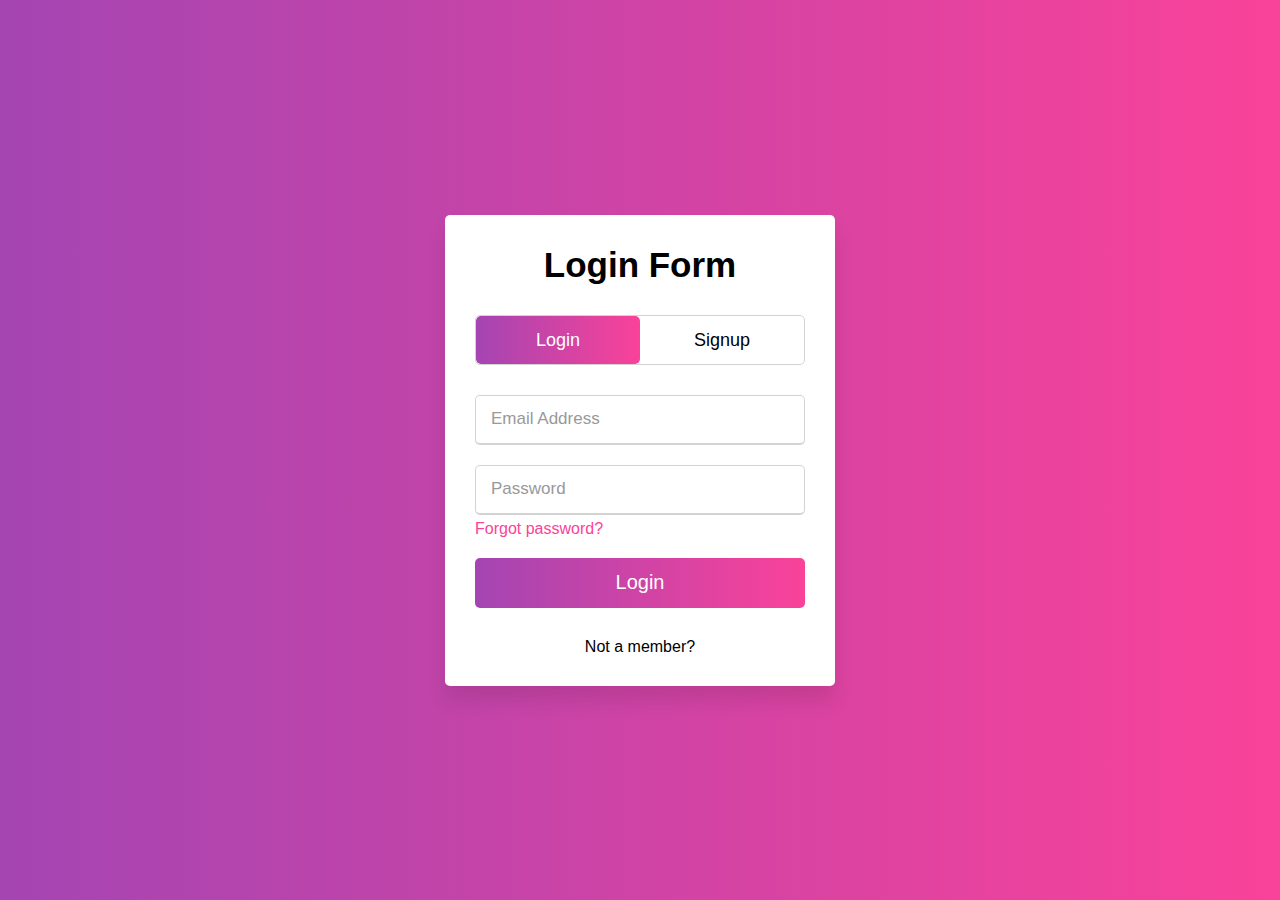
<file: news.html>
<!DOCTYPE html>
<!-- Created By CodingPankaj -->
<html lang="en" dir="ltr">
  <head>
    <meta charset="utf-8">
    <!-- Somehow I got an error, so I comment the title, just uncomment to show -->
    <!-- <title>Login & Signup Form | CodingNepal</title> -->
    <link rel="stylesheet" href="style.css">
    <meta name="viewport" content="width=device-width, initial-scale=1.0">
  </head>
  <body>
    <div class="wrapper">
      <div class="title-text">
        <div class="title login">
Login Form</div>
<div class="title signup">
Signup Form</div>
</div>
<div class="form-container">
        <div class="slide-controls">
          <input type="radio" name="slide" id="login" checked>
          <input type="radio" name="slide" id="signup">
          <label for="login" class="slide login">Login</label>
          <label for="signup" class="slide signup">Signup</label>
          <div class="slider-tab">
</div>
</div>
<div class="form-inner">
          <form action="#" class="login">
            <div class="field">
              <input type="text" placeholder="Email Address" required>
            </div>
<div class="field">
              <input type="password" placeholder="Password" required>
            </div>
<div class="pass-link">
<a href="#">Forgot password?</a></div>
<div class="field btn">
              <div class="btn-layer" required >
</div>
<input type="submit" value="Login" required >
</a><h><a href="jj" style="width: 54px;">Login</a>
            </div>
<div class="signup-link">
Not a member?</div>
</form>
<form action="#" class="signup">
            <div class="field">
              <input type="text" placeholder="Email Address" required>
            </div>
<div class="field">
              <input type="password" placeholder="Password" required>
            </div>
<div class="field">
              <input type="password" placeholder="Confirm password" required>
            </div>
<div class="field btn">
              <div class="btn-layer" required >
</div>
<input type="submit" value="Signup">
            </div>
</form>
</div>
</div>
</div>
<script>
      const loginText = document.querySelector(".title-text .login");
      const loginForm = document.querySelector("form.login");
      const loginBtn = document.querySelector("lable.login");
      const signupBtn = document.querySelector("label.signup");
      const signupLink = document.querySelector("form .signup-link a");
      signupBtn.onclick = (()=>{
        loginForm.style.marginLeft = "-50%";
        loginText.style.marginLeft = "-50%";
      });
      loginBtn.onclick = (()=>{
        loginForm.style.marginLeft = "0%";
        loginText.style.marginLeft = "0%";
      });
      signupLink.onclick = (()=>{
        signupBtn.click();
        return false;
      });
    </script>

  </body>
</html>
</file>
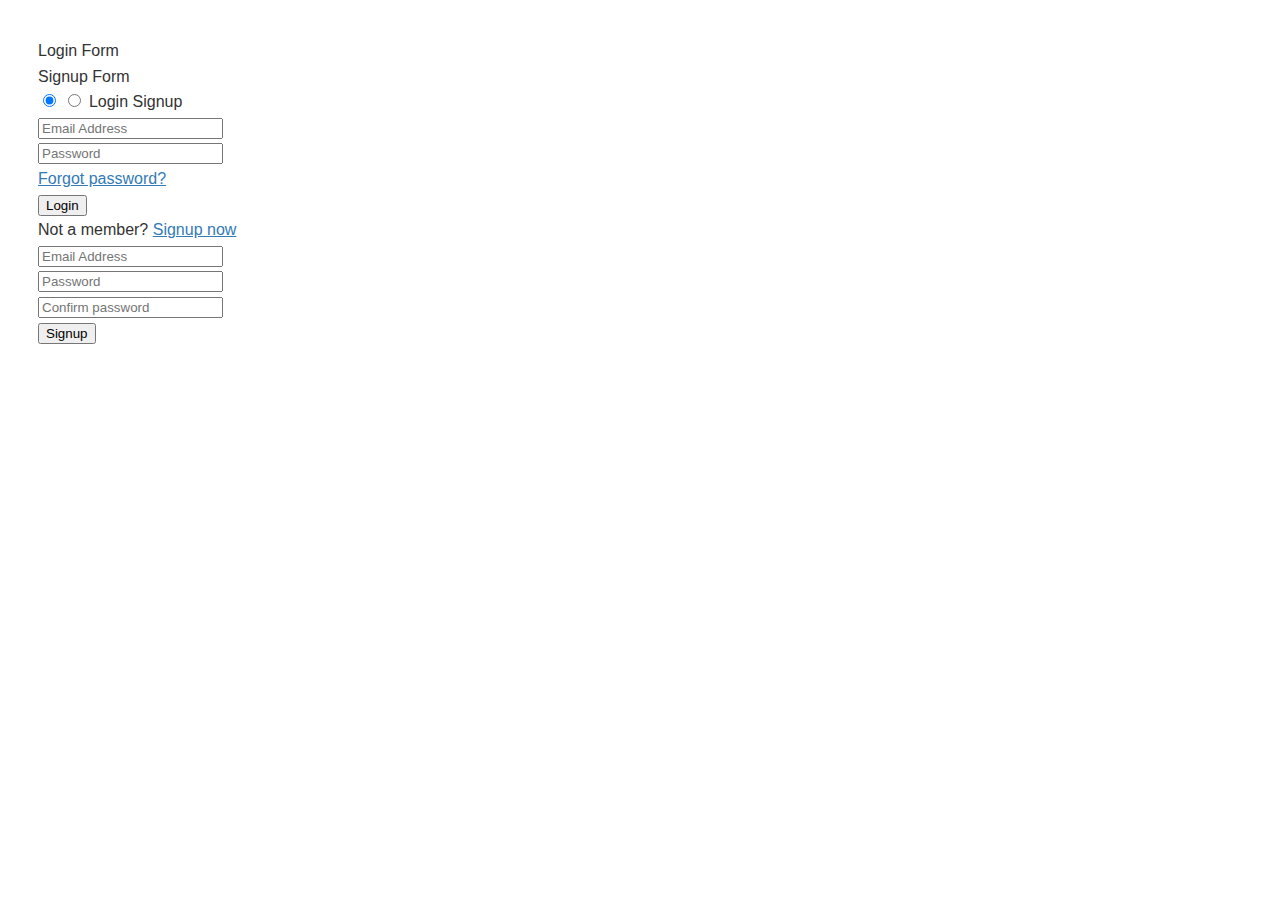
<file: news.html.html>
<!DOCTYPE html>
      <html>
        <head>
            <meta charset="utf-8" />
            <title>news</title>
            <style>.markdown-preview:not([data-use-github-style]) { padding: 2em; font-size: 1.2em; color: rgb(171, 178, 191); background-color: rgb(40, 44, 52); overflow: auto; }
.markdown-preview:not([data-use-github-style]) > :first-child { margin-top: 0px; }
.markdown-preview:not([data-use-github-style]) h1, .markdown-preview:not([data-use-github-style]) h2, .markdown-preview:not([data-use-github-style]) h3, .markdown-preview:not([data-use-github-style]) h4, .markdown-preview:not([data-use-github-style]) h5, .markdown-preview:not([data-use-github-style]) h6 { line-height: 1.2; margin-top: 1.5em; margin-bottom: 0.5em; color: rgb(255, 255, 255); }
.markdown-preview:not([data-use-github-style]) h1 { font-size: 2.4em; font-weight: 300; }
.markdown-preview:not([data-use-github-style]) h2 { font-size: 1.8em; font-weight: 400; }
.markdown-preview:not([data-use-github-style]) h3 { font-size: 1.5em; font-weight: 500; }
.markdown-preview:not([data-use-github-style]) h4 { font-size: 1.2em; font-weight: 600; }
.markdown-preview:not([data-use-github-style]) h5 { font-size: 1.1em; font-weight: 600; }
.markdown-preview:not([data-use-github-style]) h6 { font-size: 1em; font-weight: 600; }
.markdown-preview:not([data-use-github-style]) strong { color: rgb(255, 255, 255); }
.markdown-preview:not([data-use-github-style]) del { color: rgb(124, 135, 156); }
.markdown-preview:not([data-use-github-style]) a, .markdown-preview:not([data-use-github-style]) a code { color: rgb(82, 139, 255); }
.markdown-preview:not([data-use-github-style]) img { max-width: 100%; }
.markdown-preview:not([data-use-github-style]) > p { margin-top: 0px; margin-bottom: 1.5em; }
.markdown-preview:not([data-use-github-style]) > ul, .markdown-preview:not([data-use-github-style]) > ol { margin-bottom: 1.5em; }
.markdown-preview:not([data-use-github-style]) blockquote { margin: 1.5em 0px; font-size: inherit; color: rgb(124, 135, 156); border-color: rgb(75, 83, 98); border-width: 4px; }
.markdown-preview:not([data-use-github-style]) hr { margin: 3em 0px; border-top: 2px dashed rgb(75, 83, 98); background: none; }
.markdown-preview:not([data-use-github-style]) table { margin: 1.5em 0px; }
.markdown-preview:not([data-use-github-style]) th { color: rgb(255, 255, 255); }
.markdown-preview:not([data-use-github-style]) th, .markdown-preview:not([data-use-github-style]) td { padding: 0.66em 1em; border: 1px solid rgb(75, 83, 98); }
.markdown-preview:not([data-use-github-style]) code { color: rgb(255, 255, 255); background-color: rgb(58, 63, 75); }
.markdown-preview:not([data-use-github-style]) pre.editor-colors { margin: 1.5em 0px; padding: 1em; font-size: 0.92em; border-radius: 3px; background-color: rgb(49, 54, 63); }
.markdown-preview:not([data-use-github-style]) kbd { color: rgb(255, 255, 255); border-width: 1px 1px 2px; border-style: solid; border-color: rgb(75, 83, 98) rgb(75, 83, 98) rgb(62, 68, 81); border-image: initial; background-color: rgb(58, 63, 75); }
.markdown-preview[data-use-github-style] { font-family: "Helvetica Neue", Helvetica, "Segoe UI", Arial, freesans, sans-serif; line-height: 1.6; overflow-wrap: break-word; padding: 30px; font-size: 16px; color: rgb(51, 51, 51); background-color: rgb(255, 255, 255); overflow: scroll; }
.markdown-preview[data-use-github-style] > :first-child { margin-top: 0px !important; }
.markdown-preview[data-use-github-style] > :last-child { margin-bottom: 0px !important; }
.markdown-preview[data-use-github-style] a:not([href]) { color: inherit; text-decoration: none; }
.markdown-preview[data-use-github-style] .absent { color: rgb(204, 0, 0); }
.markdown-preview[data-use-github-style] .anchor { position: absolute; top: 0px; left: 0px; display: block; padding-right: 6px; padding-left: 30px; margin-left: -30px; }
.markdown-preview[data-use-github-style] .anchor:focus { outline: none; }
.markdown-preview[data-use-github-style] h1, .markdown-preview[data-use-github-style] h2, .markdown-preview[data-use-github-style] h3, .markdown-preview[data-use-github-style] h4, .markdown-preview[data-use-github-style] h5, .markdown-preview[data-use-github-style] h6 { position: relative; margin-top: 1em; margin-bottom: 16px; font-weight: bold; line-height: 1.4; }
.markdown-preview[data-use-github-style] h1 .octicon-link, .markdown-preview[data-use-github-style] h2 .octicon-link, .markdown-preview[data-use-github-style] h3 .octicon-link, .markdown-preview[data-use-github-style] h4 .octicon-link, .markdown-preview[data-use-github-style] h5 .octicon-link, .markdown-preview[data-use-github-style] h6 .octicon-link { display: none; color: rgb(0, 0, 0); vertical-align: middle; }
.markdown-preview[data-use-github-style] h1:hover .anchor, .markdown-preview[data-use-github-style] h2:hover .anchor, .markdown-preview[data-use-github-style] h3:hover .anchor, .markdown-preview[data-use-github-style] h4:hover .anchor, .markdown-preview[data-use-github-style] h5:hover .anchor, .markdown-preview[data-use-github-style] h6:hover .anchor { padding-left: 8px; margin-left: -30px; text-decoration: none; }
.markdown-preview[data-use-github-style] h1:hover .anchor .octicon-link, .markdown-preview[data-use-github-style] h2:hover .anchor .octicon-link, .markdown-preview[data-use-github-style] h3:hover .anchor .octicon-link, .markdown-preview[data-use-github-style] h4:hover .anchor .octicon-link, .markdown-preview[data-use-github-style] h5:hover .anchor .octicon-link, .markdown-preview[data-use-github-style] h6:hover .anchor .octicon-link { display: inline-block; }
.markdown-preview[data-use-github-style] h1 tt, .markdown-preview[data-use-github-style] h2 tt, .markdown-preview[data-use-github-style] h3 tt, .markdown-preview[data-use-github-style] h4 tt, .markdown-preview[data-use-github-style] h5 tt, .markdown-preview[data-use-github-style] h6 tt, .markdown-preview[data-use-github-style] h1 code, .markdown-preview[data-use-github-style] h2 code, .markdown-preview[data-use-github-style] h3 code, .markdown-preview[data-use-github-style] h4 code, .markdown-preview[data-use-github-style] h5 code, .markdown-preview[data-use-github-style] h6 code { font-size: inherit; }
.markdown-preview[data-use-github-style] h1 { padding-bottom: 0.3em; font-size: 2.25em; line-height: 1.2; border-bottom: 1px solid rgb(238, 238, 238); }
.markdown-preview[data-use-github-style] h1 .anchor { line-height: 1; }
.markdown-preview[data-use-github-style] h2 { padding-bottom: 0.3em; font-size: 1.75em; line-height: 1.225; border-bottom: 1px solid rgb(238, 238, 238); }
.markdown-preview[data-use-github-style] h2 .anchor { line-height: 1; }
.markdown-preview[data-use-github-style] h3 { font-size: 1.5em; line-height: 1.43; }
.markdown-preview[data-use-github-style] h3 .anchor { line-height: 1.2; }
.markdown-preview[data-use-github-style] h4 { font-size: 1.25em; }
.markdown-preview[data-use-github-style] h4 .anchor { line-height: 1.2; }
.markdown-preview[data-use-github-style] h5 { font-size: 1em; }
.markdown-preview[data-use-github-style] h5 .anchor { line-height: 1.1; }
.markdown-preview[data-use-github-style] h6 { font-size: 1em; color: rgb(119, 119, 119); }
.markdown-preview[data-use-github-style] h6 .anchor { line-height: 1.1; }
.markdown-preview[data-use-github-style] p, .markdown-preview[data-use-github-style] blockquote, .markdown-preview[data-use-github-style] ul, .markdown-preview[data-use-github-style] ol, .markdown-preview[data-use-github-style] dl, .markdown-preview[data-use-github-style] table, .markdown-preview[data-use-github-style] pre { margin-top: 0px; margin-bottom: 16px; }
.markdown-preview[data-use-github-style] hr { height: 4px; padding: 0px; margin: 16px 0px; background-color: rgb(231, 231, 231); border: 0px none; }
.markdown-preview[data-use-github-style] ul, .markdown-preview[data-use-github-style] ol { padding-left: 2em; }
.markdown-preview[data-use-github-style] ul.no-list, .markdown-preview[data-use-github-style] ol.no-list { padding: 0px; list-style-type: none; }
.markdown-preview[data-use-github-style] ul ul, .markdown-preview[data-use-github-style] ul ol, .markdown-preview[data-use-github-style] ol ol, .markdown-preview[data-use-github-style] ol ul { margin-top: 0px; margin-bottom: 0px; }
.markdown-preview[data-use-github-style] li > p { margin-top: 16px; }
.markdown-preview[data-use-github-style] dl { padding: 0px; }
.markdown-preview[data-use-github-style] dl dt { padding: 0px; margin-top: 16px; font-size: 1em; font-style: italic; font-weight: bold; }
.markdown-preview[data-use-github-style] dl dd { padding: 0px 16px; margin-bottom: 16px; }
.markdown-preview[data-use-github-style] blockquote { padding: 0px 15px; color: rgb(119, 119, 119); border-left: 4px solid rgb(221, 221, 221); }
.markdown-preview[data-use-github-style] blockquote > :first-child { margin-top: 0px; }
.markdown-preview[data-use-github-style] blockquote > :last-child { margin-bottom: 0px; }
.markdown-preview[data-use-github-style] table { display: block; width: 100%; overflow: auto; word-break: keep-all; }
.markdown-preview[data-use-github-style] table th { font-weight: bold; }
.markdown-preview[data-use-github-style] table th, .markdown-preview[data-use-github-style] table td { padding: 6px 13px; border: 1px solid rgb(221, 221, 221); }
.markdown-preview[data-use-github-style] table tr { background-color: rgb(255, 255, 255); border-top: 1px solid rgb(204, 204, 204); }
.markdown-preview[data-use-github-style] table tr:nth-child(2n) { background-color: rgb(248, 248, 248); }
.markdown-preview[data-use-github-style] img { max-width: 100%; box-sizing: border-box; }
.markdown-preview[data-use-github-style] .emoji { max-width: none; }
.markdown-preview[data-use-github-style] span.frame { display: block; overflow: hidden; }
.markdown-preview[data-use-github-style] span.frame > span { display: block; float: left; width: auto; padding: 7px; margin: 13px 0px 0px; overflow: hidden; border: 1px solid rgb(221, 221, 221); }
.markdown-preview[data-use-github-style] span.frame span img { display: block; float: left; }
.markdown-preview[data-use-github-style] span.frame span span { display: block; padding: 5px 0px 0px; clear: both; color: rgb(51, 51, 51); }
.markdown-preview[data-use-github-style] span.align-center { display: block; overflow: hidden; clear: both; }
.markdown-preview[data-use-github-style] span.align-center > span { display: block; margin: 13px auto 0px; overflow: hidden; text-align: center; }
.markdown-preview[data-use-github-style] span.align-center span img { margin: 0px auto; text-align: center; }
.markdown-preview[data-use-github-style] span.align-right { display: block; overflow: hidden; clear: both; }
.markdown-preview[data-use-github-style] span.align-right > span { display: block; margin: 13px 0px 0px; overflow: hidden; text-align: right; }
.markdown-preview[data-use-github-style] span.align-right span img { margin: 0px; text-align: right; }
.markdown-preview[data-use-github-style] span.float-left { display: block; float: left; margin-right: 13px; overflow: hidden; }
.markdown-preview[data-use-github-style] span.float-left span { margin: 13px 0px 0px; }
.markdown-preview[data-use-github-style] span.float-right { display: block; float: right; margin-left: 13px; overflow: hidden; }
.markdown-preview[data-use-github-style] span.float-right > span { display: block; margin: 13px auto 0px; overflow: hidden; text-align: right; }
.markdown-preview[data-use-github-style] code, .markdown-preview[data-use-github-style] tt { padding: 0.2em 0px; margin: 0px; font-size: 85%; background-color: rgba(0, 0, 0, 0.04); border-radius: 3px; }
.markdown-preview[data-use-github-style] code::before, .markdown-preview[data-use-github-style] tt::before, .markdown-preview[data-use-github-style] code::after, .markdown-preview[data-use-github-style] tt::after { letter-spacing: -0.2em; content: " "; }
.markdown-preview[data-use-github-style] code br, .markdown-preview[data-use-github-style] tt br { display: none; }
.markdown-preview[data-use-github-style] del code { text-decoration: inherit; }
.markdown-preview[data-use-github-style] pre > code { padding: 0px; margin: 0px; font-size: 100%; word-break: normal; white-space: pre; background: transparent; border: 0px; }
.markdown-preview[data-use-github-style] .highlight { margin-bottom: 16px; }
.markdown-preview[data-use-github-style] .highlight pre, .markdown-preview[data-use-github-style] pre { padding: 16px; overflow: auto; font-size: 85%; line-height: 1.45; background-color: rgb(247, 247, 247); border-radius: 3px; }
.markdown-preview[data-use-github-style] .highlight pre { margin-bottom: 0px; word-break: normal; }
.markdown-preview[data-use-github-style] pre { overflow-wrap: normal; }
.markdown-preview[data-use-github-style] pre code, .markdown-preview[data-use-github-style] pre tt { display: inline; max-width: initial; padding: 0px; margin: 0px; overflow: initial; line-height: inherit; overflow-wrap: normal; background-color: transparent; border: 0px; }
.markdown-preview[data-use-github-style] pre code::before, .markdown-preview[data-use-github-style] pre tt::before, .markdown-preview[data-use-github-style] pre code::after, .markdown-preview[data-use-github-style] pre tt::after { content: normal; }
.markdown-preview[data-use-github-style] kbd { display: inline-block; padding: 3px 5px; font-size: 11px; line-height: 10px; color: rgb(85, 85, 85); vertical-align: middle; background-color: rgb(252, 252, 252); border-width: 1px; border-style: solid; border-color: rgb(204, 204, 204) rgb(204, 204, 204) rgb(187, 187, 187); border-image: initial; border-radius: 3px; box-shadow: rgb(187, 187, 187) 0px -1px 0px inset; }
.markdown-preview[data-use-github-style] a { color: rgb(51, 122, 183); }
.markdown-preview[data-use-github-style] code { color: inherit; }
.markdown-preview[data-use-github-style] pre.editor-colors { padding: 0.8em 1em; margin-bottom: 1em; font-size: 0.85em; border-radius: 4px; overflow: auto; }
.markdown-preview pre.editor-colors { user-select: auto; }
.scrollbars-visible-always .markdown-preview pre.editor-colors .vertical-scrollbar, .scrollbars-visible-always .markdown-preview pre.editor-colors .horizontal-scrollbar { visibility: hidden; }
.scrollbars-visible-always .markdown-preview pre.editor-colors:hover .vertical-scrollbar, .scrollbars-visible-always .markdown-preview pre.editor-colors:hover .horizontal-scrollbar { visibility: visible; }
.markdown-preview .task-list-item input[type="checkbox"] { position: absolute; margin: 0.25em 0px 0px -1.4em; }
.markdown-preview .task-list-item { list-style-type: none; }
.bracket-matcher .region {
  border-bottom: 1px dotted lime;
  position: absolute;
}
.line-number.bracket-matcher.bracket-matcher {
  color: #abb2bf;
  background-color: #3a3f4b;
}

.spell-check-misspelling .region {
  border-bottom: 2px dotted rgba(255, 51, 51, 0.75);
}
.spell-check-corrections {
  width: 25em !important;
}

pre.editor-colors {
  background-color: #282c34;
  color: #abb2bf;
}
pre.editor-colors .line.cursor-line {
  background-color: rgba(153, 187, 255, 0.04);
}
pre.editor-colors .invisible {
  color: #abb2bf;
}
pre.editor-colors .cursor {
  border-left: 2px solid #528bff;
}
pre.editor-colors .selection .region {
  background-color: #3e4451;
}
pre.editor-colors .bracket-matcher .region {
  border-bottom: 1px solid #528bff;
  box-sizing: border-box;
}
pre.editor-colors .invisible-character {
  color: rgba(171, 178, 191, 0.15);
}
pre.editor-colors .indent-guide {
  color: rgba(171, 178, 191, 0.15);
}
pre.editor-colors .wrap-guide {
  background-color: rgba(171, 178, 191, 0.15);
}
pre.editor-colors .find-result .region.region.region,
pre.editor-colors .current-result .region.region.region {
  border-radius: 2px;
  background-color: rgba(82, 139, 255, 0.24);
  transition: border-color 0.4s;
}
pre.editor-colors .find-result .region.region.region {
  border: 2px solid transparent;
}
pre.editor-colors .current-result .region.region.region {
  border: 2px solid #528bff;
  transition-duration: .1s;
}
pre.editor-colors .gutter .line-number {
  color: #636d83;
  -webkit-font-smoothing: antialiased;
}
pre.editor-colors .gutter .line-number.cursor-line {
  color: #abb2bf;
  background-color: #3a3f4b;
}
pre.editor-colors .gutter .line-number.cursor-line-no-selection {
  background-color: transparent;
}
pre.editor-colors .gutter .line-number .icon-right {
  color: #abb2bf;
}
pre.editor-colors .gutter:not(.git-diff-icon) .line-number.git-line-removed.git-line-removed::before {
  bottom: -3px;
}
pre.editor-colors .gutter:not(.git-diff-icon) .line-number.git-line-removed::after {
  content: "";
  position: absolute;
  left: 0px;
  bottom: 0px;
  width: 25px;
  border-bottom: 1px dotted rgba(224, 82, 82, 0.5);
  pointer-events: none;
}
pre.editor-colors .gutter .line-number.folded,
pre.editor-colors .gutter .line-number:after,
pre.editor-colors .fold-marker:after {
  color: #abb2bf;
}
.syntax--comment {
  color: #5c6370;
  font-style: italic;
}
.syntax--comment .syntax--markup.syntax--link {
  color: #5c6370;
}
.syntax--entity.syntax--name.syntax--type {
  color: #e5c07b;
}
.syntax--entity.syntax--other.syntax--inherited-class {
  color: #e5c07b;
}
.syntax--keyword {
  color: #c678dd;
}
.syntax--keyword.syntax--control {
  color: #c678dd;
}
.syntax--keyword.syntax--operator {
  color: #c678dd;
}
.syntax--keyword.syntax--other.syntax--special-method {
  color: #61afef;
}
.syntax--keyword.syntax--other.syntax--unit {
  color: #d19a66;
}
.syntax--storage {
  color: #c678dd;
}
.syntax--storage.syntax--type.syntax--annotation,
.syntax--storage.syntax--type.syntax--primitive {
  color: #c678dd;
}
.syntax--storage.syntax--modifier.syntax--package,
.syntax--storage.syntax--modifier.syntax--import {
  color: #abb2bf;
}
.syntax--constant {
  color: #d19a66;
}
.syntax--constant.syntax--variable {
  color: #d19a66;
}
.syntax--constant.syntax--character.syntax--escape {
  color: #56b6c2;
}
.syntax--constant.syntax--numeric {
  color: #d19a66;
}
.syntax--constant.syntax--other.syntax--color {
  color: #56b6c2;
}
.syntax--constant.syntax--other.syntax--symbol {
  color: #56b6c2;
}
.syntax--variable {
  color: #e06c75;
}
.syntax--variable.syntax--interpolation {
  color: #be5046;
}
.syntax--variable.syntax--parameter {
  color: #abb2bf;
}
.syntax--string {
  color: #98c379;
}
.syntax--string > .syntax--source,
.syntax--string .syntax--embedded {
  color: #abb2bf;
}
.syntax--string.syntax--regexp {
  color: #56b6c2;
}
.syntax--string.syntax--regexp .syntax--source.syntax--ruby.syntax--embedded {
  color: #e5c07b;
}
.syntax--string.syntax--other.syntax--link {
  color: #e06c75;
}
.syntax--punctuation.syntax--definition.syntax--comment {
  color: #5c6370;
}
.syntax--punctuation.syntax--definition.syntax--method-parameters,
.syntax--punctuation.syntax--definition.syntax--function-parameters,
.syntax--punctuation.syntax--definition.syntax--parameters,
.syntax--punctuation.syntax--definition.syntax--separator,
.syntax--punctuation.syntax--definition.syntax--seperator,
.syntax--punctuation.syntax--definition.syntax--array {
  color: #abb2bf;
}
.syntax--punctuation.syntax--definition.syntax--heading,
.syntax--punctuation.syntax--definition.syntax--identity {
  color: #61afef;
}
.syntax--punctuation.syntax--definition.syntax--bold {
  color: #e5c07b;
  font-weight: bold;
}
.syntax--punctuation.syntax--definition.syntax--italic {
  color: #c678dd;
  font-style: italic;
}
.syntax--punctuation.syntax--section.syntax--embedded {
  color: #be5046;
}
.syntax--punctuation.syntax--section.syntax--method,
.syntax--punctuation.syntax--section.syntax--class,
.syntax--punctuation.syntax--section.syntax--inner-class {
  color: #abb2bf;
}
.syntax--support.syntax--class {
  color: #e5c07b;
}
.syntax--support.syntax--type {
  color: #56b6c2;
}
.syntax--support.syntax--function {
  color: #56b6c2;
}
.syntax--support.syntax--function.syntax--any-method {
  color: #61afef;
}
.syntax--entity.syntax--name.syntax--function {
  color: #61afef;
}
.syntax--entity.syntax--name.syntax--class,
.syntax--entity.syntax--name.syntax--type.syntax--class {
  color: #e5c07b;
}
.syntax--entity.syntax--name.syntax--section {
  color: #61afef;
}
.syntax--entity.syntax--name.syntax--tag {
  color: #e06c75;
}
.syntax--entity.syntax--other.syntax--attribute-name {
  color: #d19a66;
}
.syntax--entity.syntax--other.syntax--attribute-name.syntax--id {
  color: #61afef;
}
.syntax--meta.syntax--class {
  color: #e5c07b;
}
.syntax--meta.syntax--class.syntax--body {
  color: #abb2bf;
}
.syntax--meta.syntax--method-call,
.syntax--meta.syntax--method {
  color: #abb2bf;
}
.syntax--meta.syntax--definition.syntax--variable {
  color: #e06c75;
}
.syntax--meta.syntax--link {
  color: #d19a66;
}
.syntax--meta.syntax--require {
  color: #61afef;
}
.syntax--meta.syntax--selector {
  color: #c678dd;
}
.syntax--meta.syntax--separator {
  color: #abb2bf;
}
.syntax--meta.syntax--tag {
  color: #abb2bf;
}
.syntax--underline {
  text-decoration: underline;
}
.syntax--none {
  color: #abb2bf;
}
.syntax--invalid.syntax--deprecated {
  color: #523d14 !important;
  background-color: #e0c285 !important;
}
.syntax--invalid.syntax--illegal {
  color: white !important;
  background-color: #e05252 !important;
}
.syntax--markup.syntax--bold {
  color: #d19a66;
  font-weight: bold;
}
.syntax--markup.syntax--changed {
  color: #c678dd;
}
.syntax--markup.syntax--deleted {
  color: #e06c75;
}
.syntax--markup.syntax--italic {
  color: #c678dd;
  font-style: italic;
}
.syntax--markup.syntax--heading {
  color: #e06c75;
}
.syntax--markup.syntax--heading .syntax--punctuation.syntax--definition.syntax--heading {
  color: #61afef;
}
.syntax--markup.syntax--link {
  color: #56b6c2;
}
.syntax--markup.syntax--inserted {
  color: #98c379;
}
.syntax--markup.syntax--quote {
  color: #d19a66;
}
.syntax--markup.syntax--raw {
  color: #98c379;
}
.syntax--source.syntax--c .syntax--keyword.syntax--operator {
  color: #c678dd;
}
.syntax--source.syntax--cpp .syntax--keyword.syntax--operator {
  color: #c678dd;
}
.syntax--source.syntax--cs .syntax--keyword.syntax--operator {
  color: #c678dd;
}
.syntax--source.syntax--css .syntax--property-name,
.syntax--source.syntax--css .syntax--property-value {
  color: #828997;
}
.syntax--source.syntax--css .syntax--property-name.syntax--support,
.syntax--source.syntax--css .syntax--property-value.syntax--support {
  color: #abb2bf;
}
.syntax--source.syntax--elixir .syntax--source.syntax--embedded.syntax--source {
  color: #abb2bf;
}
.syntax--source.syntax--elixir .syntax--constant.syntax--language,
.syntax--source.syntax--elixir .syntax--constant.syntax--numeric,
.syntax--source.syntax--elixir .syntax--constant.syntax--definition {
  color: #61afef;
}
.syntax--source.syntax--elixir .syntax--variable.syntax--definition,
.syntax--source.syntax--elixir .syntax--variable.syntax--anonymous {
  color: #c678dd;
}
.syntax--source.syntax--elixir .syntax--parameter.syntax--variable.syntax--function {
  color: #d19a66;
  font-style: italic;
}
.syntax--source.syntax--elixir .syntax--quoted {
  color: #98c379;
}
.syntax--source.syntax--elixir .syntax--keyword.syntax--special-method,
.syntax--source.syntax--elixir .syntax--embedded.syntax--section,
.syntax--source.syntax--elixir .syntax--embedded.syntax--source.syntax--empty {
  color: #e06c75;
}
.syntax--source.syntax--elixir .syntax--readwrite.syntax--module .syntax--punctuation {
  color: #e06c75;
}
.syntax--source.syntax--elixir .syntax--regexp.syntax--section,
.syntax--source.syntax--elixir .syntax--regexp.syntax--string {
  color: #be5046;
}
.syntax--source.syntax--elixir .syntax--separator,
.syntax--source.syntax--elixir .syntax--keyword.syntax--operator {
  color: #d19a66;
}
.syntax--source.syntax--elixir .syntax--variable.syntax--constant {
  color: #e5c07b;
}
.syntax--source.syntax--elixir .syntax--array,
.syntax--source.syntax--elixir .syntax--scope,
.syntax--source.syntax--elixir .syntax--section {
  color: #828997;
}
.syntax--source.syntax--gfm .syntax--markup {
  -webkit-font-smoothing: auto;
}
.syntax--source.syntax--gfm .syntax--link .syntax--entity {
  color: #61afef;
}
.syntax--source.syntax--go .syntax--storage.syntax--type.syntax--string {
  color: #c678dd;
}
.syntax--source.syntax--ini .syntax--keyword.syntax--other.syntax--definition.syntax--ini {
  color: #e06c75;
}
.syntax--source.syntax--java .syntax--storage.syntax--modifier.syntax--import {
  color: #e5c07b;
}
.syntax--source.syntax--java .syntax--storage.syntax--type {
  color: #e5c07b;
}
.syntax--source.syntax--java .syntax--keyword.syntax--operator.syntax--instanceof {
  color: #c678dd;
}
.syntax--source.syntax--java-properties .syntax--meta.syntax--key-pair {
  color: #e06c75;
}
.syntax--source.syntax--java-properties .syntax--meta.syntax--key-pair > .syntax--punctuation {
  color: #abb2bf;
}
.syntax--source.syntax--js .syntax--keyword.syntax--operator {
  color: #56b6c2;
}
.syntax--source.syntax--js .syntax--keyword.syntax--operator.syntax--delete,
.syntax--source.syntax--js .syntax--keyword.syntax--operator.syntax--in,
.syntax--source.syntax--js .syntax--keyword.syntax--operator.syntax--of,
.syntax--source.syntax--js .syntax--keyword.syntax--operator.syntax--instanceof,
.syntax--source.syntax--js .syntax--keyword.syntax--operator.syntax--new,
.syntax--source.syntax--js .syntax--keyword.syntax--operator.syntax--typeof,
.syntax--source.syntax--js .syntax--keyword.syntax--operator.syntax--void {
  color: #c678dd;
}
.syntax--source.syntax--ts .syntax--keyword.syntax--operator {
  color: #56b6c2;
}
.syntax--source.syntax--flow .syntax--keyword.syntax--operator {
  color: #56b6c2;
}
.syntax--source.syntax--json .syntax--meta.syntax--structure.syntax--dictionary.syntax--json > .syntax--string.syntax--quoted.syntax--json {
  color: #e06c75;
}
.syntax--source.syntax--json .syntax--meta.syntax--structure.syntax--dictionary.syntax--json > .syntax--string.syntax--quoted.syntax--json > .syntax--punctuation.syntax--string {
  color: #e06c75;
}
.syntax--source.syntax--json .syntax--meta.syntax--structure.syntax--dictionary.syntax--json > .syntax--value.syntax--json > .syntax--string.syntax--quoted.syntax--json,
.syntax--source.syntax--json .syntax--meta.syntax--structure.syntax--array.syntax--json > .syntax--value.syntax--json > .syntax--string.syntax--quoted.syntax--json,
.syntax--source.syntax--json .syntax--meta.syntax--structure.syntax--dictionary.syntax--json > .syntax--value.syntax--json > .syntax--string.syntax--quoted.syntax--json > .syntax--punctuation,
.syntax--source.syntax--json .syntax--meta.syntax--structure.syntax--array.syntax--json > .syntax--value.syntax--json > .syntax--string.syntax--quoted.syntax--json > .syntax--punctuation {
  color: #98c379;
}
.syntax--source.syntax--json .syntax--meta.syntax--structure.syntax--dictionary.syntax--json > .syntax--constant.syntax--language.syntax--json,
.syntax--source.syntax--json .syntax--meta.syntax--structure.syntax--array.syntax--json > .syntax--constant.syntax--language.syntax--json {
  color: #56b6c2;
}
.syntax--ng.syntax--interpolation {
  color: #e06c75;
}
.syntax--ng.syntax--interpolation.syntax--begin,
.syntax--ng.syntax--interpolation.syntax--end {
  color: #61afef;
}
.syntax--ng.syntax--interpolation .syntax--function {
  color: #e06c75;
}
.syntax--ng.syntax--interpolation .syntax--function.syntax--begin,
.syntax--ng.syntax--interpolation .syntax--function.syntax--end {
  color: #61afef;
}
.syntax--ng.syntax--interpolation .syntax--bool {
  color: #d19a66;
}
.syntax--ng.syntax--interpolation .syntax--bracket {
  color: #abb2bf;
}
.syntax--ng.syntax--pipe,
.syntax--ng.syntax--operator {
  color: #abb2bf;
}
.syntax--ng.syntax--tag {
  color: #56b6c2;
}
.syntax--ng.syntax--attribute-with-value .syntax--attribute-name {
  color: #e5c07b;
}
.syntax--ng.syntax--attribute-with-value .syntax--string {
  color: #c678dd;
}
.syntax--ng.syntax--attribute-with-value .syntax--string.syntax--begin,
.syntax--ng.syntax--attribute-with-value .syntax--string.syntax--end {
  color: #abb2bf;
}
.syntax--source.syntax--ruby .syntax--constant.syntax--other.syntax--symbol > .syntax--punctuation {
  color: inherit;
}
.syntax--source.syntax--php .syntax--class.syntax--bracket {
  color: #abb2bf;
}
.syntax--source.syntax--python .syntax--keyword.syntax--operator.syntax--logical.syntax--python {
  color: #c678dd;
}
.syntax--source.syntax--python .syntax--variable.syntax--parameter {
  color: #d19a66;
}
</style>
        </head>
        <body class='markdown-preview' data-use-github-style><div class="wrapper">
      <div class="title-text">
        <div class="title login">
Login Form</div>
<div class="title signup">
Signup Form</div>
</div>
<div class="form-container">
        <div class="slide-controls">
          <input checked="" id="login" name="slide" type="radio">
          <input id="signup" name="slide" type="radio">
          <label class="slide login" for="login">Login</label>
          <label class="slide signup" for="signup">Signup</label>
          <div class="slider-tab">
</div>
</div>
<div class="form-inner">
          <form class="login" action="#">
            <div class="field">
              <input required="" placeholder="Email Address" type="text">
            </div>
<div class="field">
              <input required="" placeholder="Password" type="password">
            </div>
<div class="pass-link">
<a href="#">Forgot password?</a></div>
<div class="field btn">
              <div class="btn-layer">
</div>
<input value="Login" type="submit">
            </div>
<div class="signup-link">
Not a member? <a href="">Signup now</a></div>
</form>
<form class="signup" action="#">
            <div class="field">
              <input required="" placeholder="Email Address" type="text">
            </div>
<div class="field">
              <input required="" placeholder="Password" type="password">
            </div>
<div class="field">
              <input required="" placeholder="Confirm password" type="password">
            </div>
<div class="field btn">
              <div class="btn-layer">
</div>
<input value="Signup" type="submit">
            </div>
</form>
</div>
</div>
</div></body>
      </html>
</file>
<file: style.css>
*{
  margin: 0;
  padding: 0;
  box-sizing: border-box;
  font-family: 'Poppins', sans-serif;
}
html,body{
  display: grid;
  height: 100%;
  width: 100%;
  place-items: center;
  background: -webkit-linear-gradient(left, #a445b2, #fa4299);
}
::selection{
  background: #fa4299;
  color: #fff;
}
.wrapper{
  overflow: hidden;
  max-width: 390px;
  background: #fff;
  padding: 30px;
  border-radius: 5px;
  box-shadow: 0px 15px 20px rgba(0,0,0,0.1);
}
.wrapper .title-text{
  display: flex;
  width: 200%;
}
.wrapper .title{
  width: 50%;
  font-size: 35px;
  font-weight: 600;
  text-align: center;
  transition: all 0.6s cubic-bezier(0.68,-0.55,0.265,1.55);
}
.wrapper .slide-controls{
  position: relative;
  display: flex;
  height: 50px;
  width: 100%;
  overflow: hidden;
  margin: 30px 0 10px 0;
  justify-content: space-between;
  border: 1px solid lightgrey;
  border-radius: 5px;
}
.slide-controls .slide{
  height: 100%;
  width: 100%;
  color: #fff;
  font-size: 18px;
  font-weight: 500;
  text-align: center;
  line-height: 48px;
  cursor: pointer;
  z-index: 1;
  transition: all 0.6s ease;
}
.slide-controls label.signup{
  color: #000;
}
.slide-controls .slider-tab{
  position: absolute;
  height: 100%;
  width: 50%;
  left: 0;
  z-index: 0;
  border-radius: 5px;
  background: -webkit-linear-gradient(left, #a445b2, #fa4299);
  transition: all 0.6s cubic-bezier(0.68,-0.55,0.265,1.55);
}
input[type="radio"]{
  display: none;
}
#signup:checked ~ .slider-tab{
  left: 50%;
}
#signup:checked ~ label.signup{
  color: #fff;
  cursor: default;
  user-select: none;
}
#signup:checked ~ label.login{
  color: #000;
}
#login:checked ~ label.signup{
  color: #000;
}
#login:checked ~ label.login{
  cursor: default;
  user-select: none;
}
.wrapper .form-container{
  width: 100%;
  overflow: hidden;
}
.form-container .form-inner{
  display: flex;
  width: 200%;
}
.form-container .form-inner form{
  width: 50%;
  transition: all 0.6s cubic-bezier(0.68,-0.55,0.265,1.55);
}
.form-inner form .field{
  height: 50px;
  width: 100%;
  margin-top: 20px;
}
.form-inner form .field input{
  height: 100%;
  width: 100%;
  outline: none;
  padding-left: 15px;
  border-radius: 5px;
  border: 1px solid lightgrey;
  border-bottom-width: 2px;
  font-size: 17px;
  transition: all 0.3s ease;
}
.form-inner form .field input:focus{
  border-color: #fc83bb;
  /* box-shadow: inset 0 0 3px #fb6aae; */
}
.form-inner form .field input::placeholder{
  color: #999;
  transition: all 0.3s ease;
}
form .field input:focus::placeholder{
  color: #b3b3b3;
}
.form-inner form .pass-link{
  margin-top: 5px;
}
.form-inner form .signup-link{
  text-align: center;
  margin-top: 30px;
}
.form-inner form .pass-link a,
.form-inner form .signup-link a{
  color: #fa4299;
  text-decoration: none;
}
.form-inner form .pass-link a:hover,
.form-inner form .signup-link a:hover{
  text-decoration: underline;
}
form .btn{
  height: 50px;
  width: 100%;
  border-radius: 5px;
  position: relative;
  overflow: hidden;
}
form .btn .btn-layer{
  height: 100%;
  width: 300%;
  position: absolute;
  left: -100%;
  background: -webkit-linear-gradient(right, #a445b2, #fa4299, #a445b2, #fa4299);
  border-radius: 5px;
  transition: all 0.4s ease;;
}
form .btn:hover .btn-layer{
  left: 0;
}
form .btn input[type="submit"]{
  height: 100%;
  width: 100%;
  z-index: 1;
  position: relative;
  background: none;
  border: none;
  color: #fff;
  padding-left: 0;
  border-radius: 5px;
  font-size: 20px;
  font-weight: 500;
  cursor: pointer;
}
</file>
